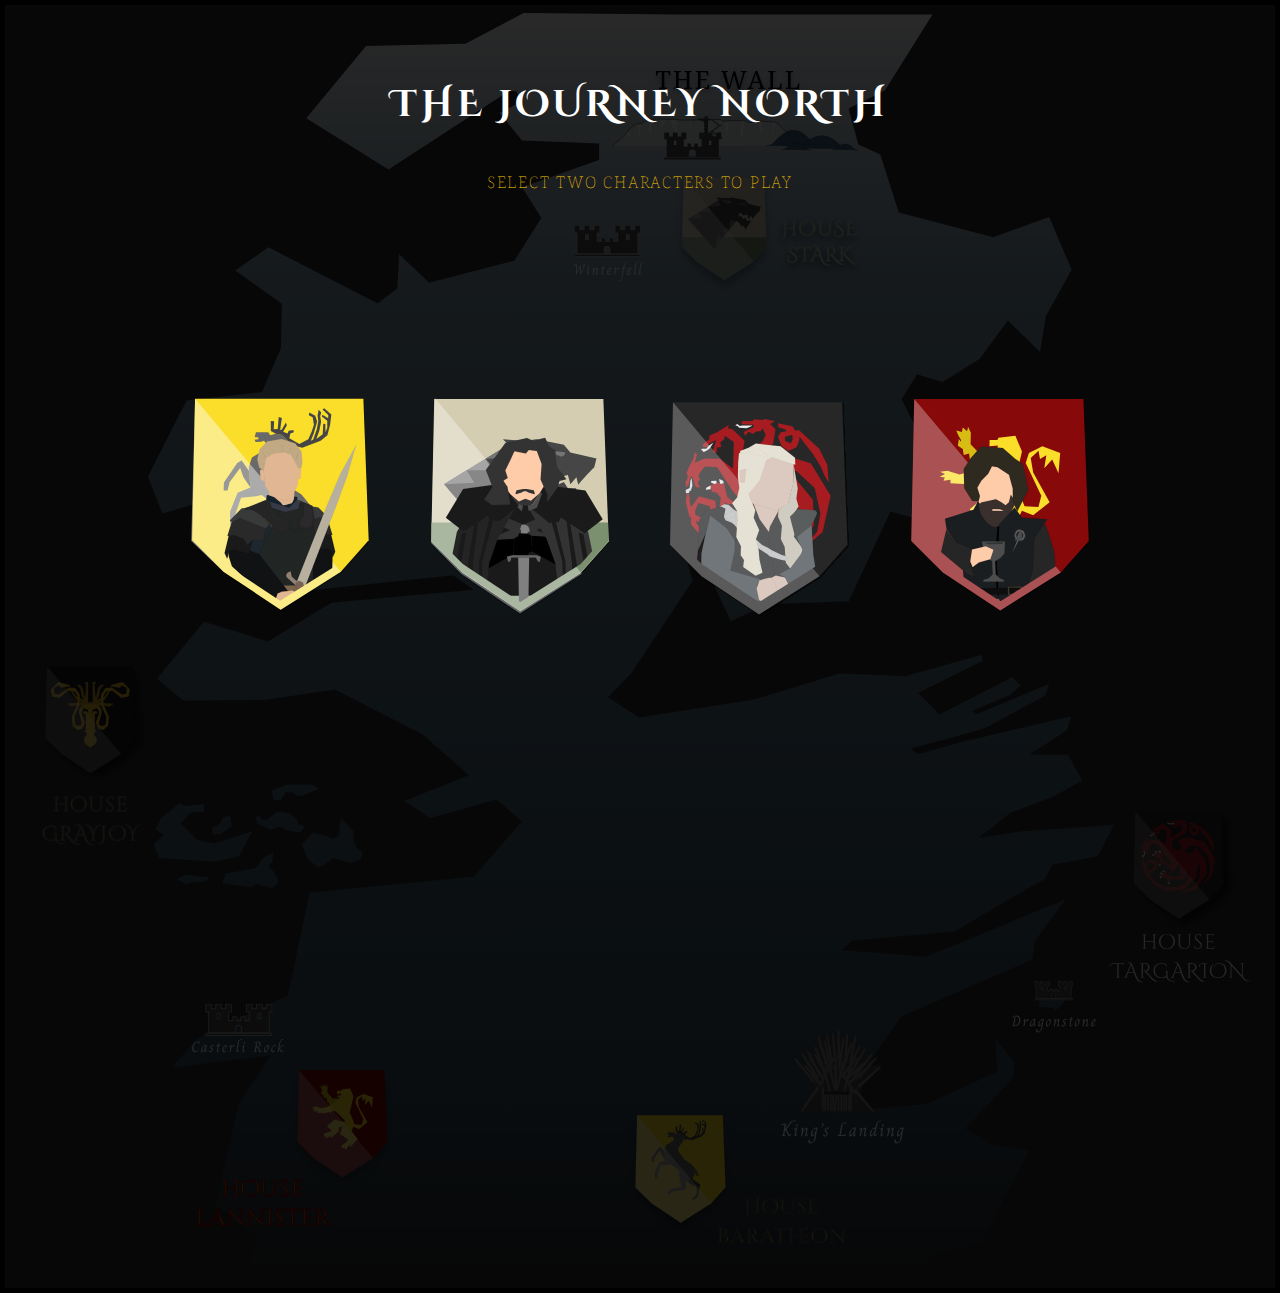
<file: index.html>
<!DOCTYPE html>
<html>
<head>
    <meta charset="utf-8" />
    <meta http-equiv="X-UA-Compatible" content="IE=edge">
    <title>Select Character</title>
    <meta name="viewport" content="width=device-width, initial-scale=1">
    <link rel="stylesheet" href="../index.css">
    <link href="https://fonts.googleapis.com/css?family=Cinzel+Decorative" rel="stylesheet">
    <link href="https://fonts.googleapis.com/css?family=Cinzel+Decorative|Noto+Serif" rel="stylesheet">
</head>
<body>

    <img id="end-result-image" class="hide" src="/img/tmp/chracter select frame.png" alt="">
    
    <div class="main-container">

            <div class="background-img-conainer">
                <img src="/img/background-dark.svg" alt="" class="background-img">
            </div>

            <div class="content-section">
                <h1 class="game-title">THE JOURNEY NORTH</h1>
                
                <h3 class="player-instructions">
                    SELECT TWO CHARACTERS TO PLAY
                </h3>
                <h3 class="player-instructions" id="errorInstructions">
                    only select two characters
                </h3>

                <div class="play-button invisable" id="playButton">PLAY</div>

                <div class="shield-container">
                    <div class="shield-item" value="brian"><img src="img/brian in shild.svg" alt=""></div>
                    <div class="shield-item" value="jon"><img src="img/jon in shild.svg" alt=""></div>
                    <div class="shield-item" value="dineris"><img src="img/deneris in shild.svg" alt=""></div>
                    <div class="shield-item" value="tyrian"><img src="img/tirian in shild.svg" alt=""></div>
                </div>

                <div class="container-box invisable" id="informationBox">
                    
                    <div class="selected-chracter-info">
                        
                        <!-- name: "Jon Snow" -->
                        <label for="chracterName" id="chracterNameLabel">
                            <h3 id="chracterName" class="chracter-info__name">Jon Snow</h3>
                        </label> 
                        <!-- ancestralWeapons: ["Ice"] -->
                        <label for="ancestralWeapons">Ancestral Weapons: 
                            <h4 id="ancestralWeapons" class="chracter-info__weapon">Ice</h4>
                        </label> 
                        <!-- coatOfArms: "A running grey direwolf, on an ice-white field" -->
                        <label for="coatOfArms">Coat Of Arms: 
                            <h4 id="coatOfArms" class="chracter-info__coat-of-armas">A running grey direwolf, on an ice-white field</h4>
                        </label> 
                        <!-- house: "House Stark of Winterfell" -->
                        <label for="house">House: 
                            <h4 id="house" class="chracter-info__house">House Stark of Winterfell</h4>
                        </label> 
                        <!-- alias: "Lord Snow" -->
                        <label for="charcterAlias">Alias: 
                            <h4 id="charcterAlias" class="chracter-info__alias">Lord Snow</h4>
                        </label> 
                        <!-- stats: {name: "Jon Snow", ID: 583, modefiers: Array(0)} -->
                        <!-- title: "Lord Commander of the Night's Watch" -->
                        <label for="characterTitle">Title: 
                            <h4 id="characterTitle" class="chracter-info__title">Lord Commander of the Night's Watch</h4>
                        </label> 
                        <!-- words: Winter is Coming" -->
                        <label for="houseWords"> House Words:  
                            <h4 id="houseWords" class="chracter-info__words">Winter is Coming</h4>
                        </label>
                    </div>
                </div>
            
            </div>
    </div>
    

    


    <!-- API -->
    <!-- https://anapioficeandfire.com/. -->

    <!-- multiplayer -->
    <!-- https://socket.io/docs/ -->

  
    <script src="index.js"></script>
    </div>
</body>
</html>
</file>
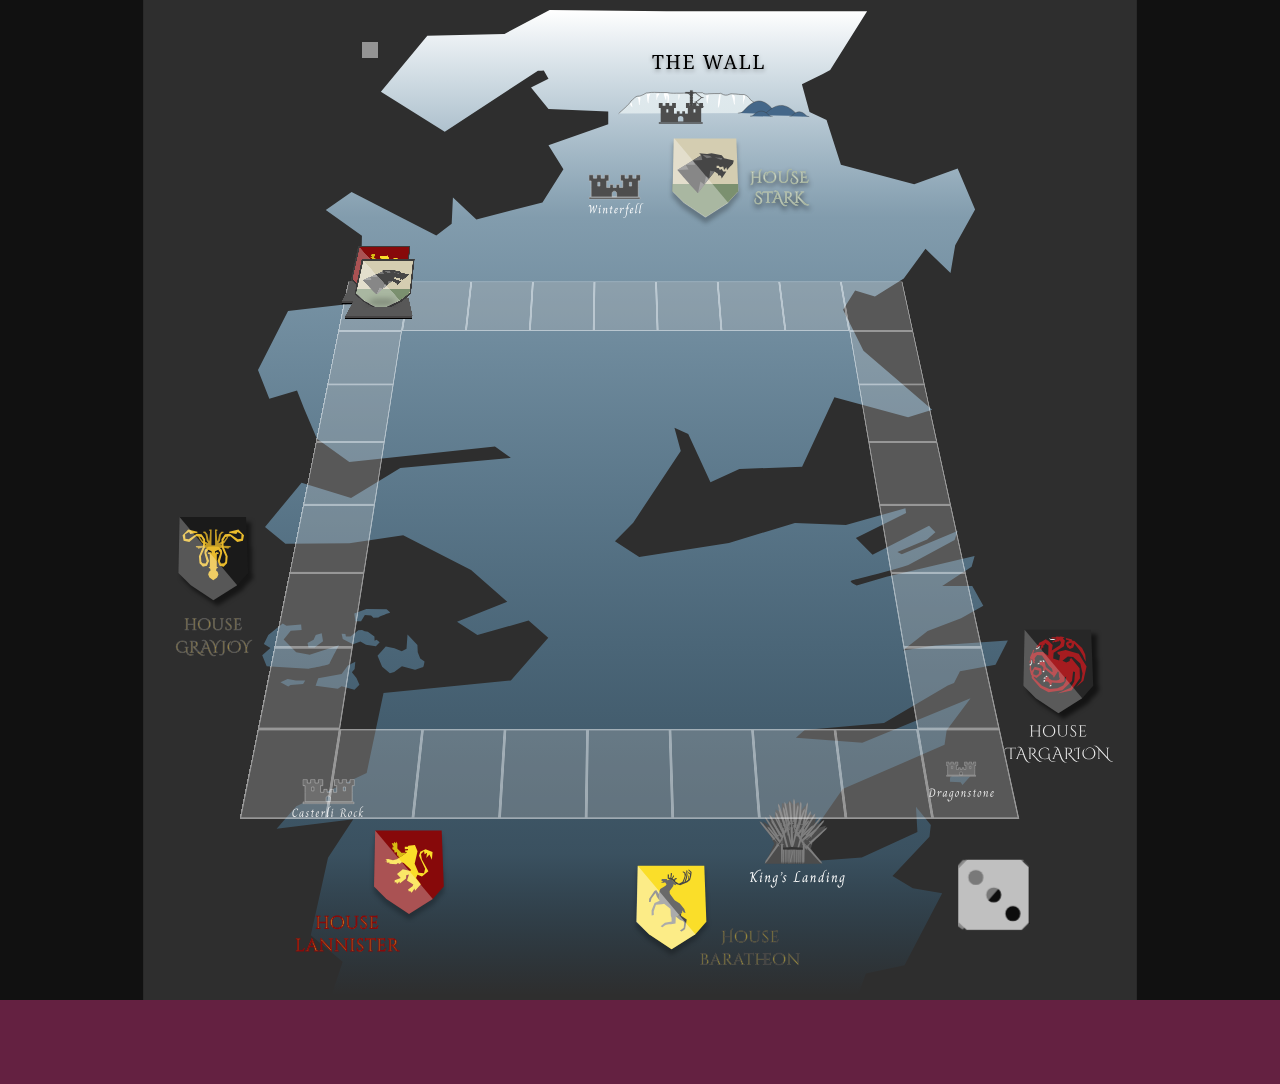
<file: board.html>
<!DOCTYPE html>
<html lang="en">
<head>
    <meta charset="UTF-8">
    <meta name="viewport" content="width=device-width, initial-scale=1.0">
    <meta http-equiv="X-UA-Compatible" content="ie=edge">
    <link rel="stylesheet" type="text/css" media="screen" href="board-style.css" />
    <title>Game Board</title>
    
</head>
<body>
    <img src="img/background.svg" alt="" id="backgroundImage">
    <div class="container">
    
    <div class="current-player" id="currentPlayerHTML"></div>

    
    <div class="board-container-positioning">

            <h3 class="player-instructions" id="errorInstructions">
                    CLICK ON DICE TO MOVE PLAYER
            </h3>

            
            <div class="board-container">
                    <div class="players" id="player1">
                        <div class="board-pice-posisioner">
                            <img src="img/board pice lion.svg" alt="" class="board-pice" id="player1Img">
                        </div>
                    </div>
                    <div class="players" id="player2">
                        <div class="board-pice-posisioner">
                            <img src="img/board pice Wolf.svg" alt="" class="board-pice" id="player2Img">
                        </div>
                    </div>
                    
                    

                    <ol class="top-tiles" id="topTiles">
                        <li class="tile" id="tileNr1">01</li>
                        <li class="tile" id="tileNr2">02</li>
                        <li class="tile" id="tileNr3">03</li>
                        <li class="tile" id="tileNr4">04</li>
                        <li class="tile" id="tileNr5">05</li>
                        <li class="tile" id="tileNr6">06</li>
                        <li class="tile" id="tileNr7">07</li>
                        <li class="tile" id="tileNr8">08</li>
                        <li class="tile" id="tileNr9">09</li>
                    </ol>
                    <ol class="right-tiles" id="rightTiles">
                        <li class="tile" id="tileNr10">10</li>
                        <li class="tile" id="tileNr11">11</li>
                        <li class="tile" id="tileNr12">12</li>
                        <li class="tile" id="tileNr13">13</li>
                        <li class="tile" id="tileNr14">14</li>
                        <li class="tile" id="tileNr15">15</li>
                    </ol>
                    <ol class="bottom-tiles" id="bottomTiles">
                        <li class="tile" id="tileNr16">16</li>
                        <li class="tile" id="tileNr17">17</li>
                        <li class="tile" id="tileNr18">18</li>
                        <li class="tile" id="tileNr19">19</li>
                        <li class="tile" id="tileNr20">20</li>
                        <li class="tile" id="tileNr21">21</li>
                        <li class="tile" id="tileNr22">22</li>
                        <li class="tile" id="tileNr23">23</li>
                        <li class="tile" id="tileNr24">24</li>
                    </ol>
                    <ol class="left-tiles" id="leftTiles">
                        <li class="tile" id="tileNr25">25</li>
                        <li class="tile" id="tileNr26">26</li>
                        <li class="tile" id="tileNr27">27</li>
                        <li class="tile" id="tileNr28">28</li>
                        <li class="tile" id="tileNr28">29</li>
                        <li class="tile" id="tileNr28">30</li>
                    </ol>
                </div>
                <div class="dice-grapics-container">
                        <img src="img/die3.svg" alt="" class="" id="grapicDiceBtn">
                </div>
    </div>

    </div>


    
    <div class="tile-card hide" id="tileCard">
        
        <!-- NOT IN USE -->
        <template>
            <h3 class="tile-card__name">Wolf</h3>
            <div class="tile-card__image-container"></div>
            <ul class="tile-card__stats-container">
                <li class="tile-card__stat stats__strength" id="tileCardStrenght">4</li>
                <li class="tile-card__stat stats__magic" id="tileCardMagic">2</li>
                <li class="tile-card__stat stats__life" id="tileCardLife">2</li>
            </ul>
        </template>

    </div>

    <div class="game-gui-container">
        <p class="player-turn-label" id="playerTurnLabel">turn</p>
        <h3 class="player-name-label" id="playerNameHTML">Gorgon</h3>
        <h2 class="dice-number-label hide" id="diceNumberLabel">0</h2>
        <button class="ui-action-btn role-dice-btn hide" id="diceButton">Role Dice</button>
        <button class="ui-action-btn attack-btn hide" id="AttackBtn">Attack</button>
        
        <div class="damage-info">
            <p class="hide damage-info__label enemy-damage-label" id="enemyDamageLabel">Enemy damage: 12</p>
            <p class="hide damage-info__label player-damage-label" id="playerDamageLabel">Player damage: 12</p>
        </div>

        <div class="character-overlay">
            <div class="character-overlay__stats-panel">
                <ul class="stats-container" id="statsContainer">
                    <li class="stat-item" id="playerStrength">
                        <p class="stat-item__number">0</p>
                        <p class="stat-item__label">Strength</p>
                    </li>
                    <li class="stat-item" id="playerMagic">
                        <p class="stat-item__number">0</p>
                        <p class="stat-item__label">Magic</p>
                    </li>
                    <li class="stat-item" id="playerExpiriance">
                        <p class="stat-item__number">0</p>
                        <p class="stat-item__label">Expiriance</p>
                    </li>
                    <li class="stat-item" id="playerGold">
                        <p class="stat-item__number">0</p>
                        <p class="stat-item__label">Gold</p>
                    </li>
                    <li class="stat-item" id="playerLife">
                        <p class="stat-item__number">0</p>
                        <p class="stat-item__label">Life</p>
                    </li>
                </ul>
            </div>
        </div>
    </div>

    <style>
        

    </style>
    <div id="informationDialog" class="hide anim-dialog-show anim-dialog-hide">
        <h2>Information</h2>
        <h4>Type</h4>
        <p>Ditailse Lorem ipsum dolor sit, amet consectetur adipisicing elit. Possimus, maiores?</p>
        <button>
            done
        </button>
    </div>


    <style>
        
    </style>
    <div id="tileDetialsCard">
        <h2>Title</h2>
        <h3>Action</h3>
    </div>

    <script> // --- Start Variables
        

        

    </script>
    <script src="utils.js"></script>
    <script src="boradSetup.js"></script>
    <script src="game.js"></script>

</body>
</html>
</file>
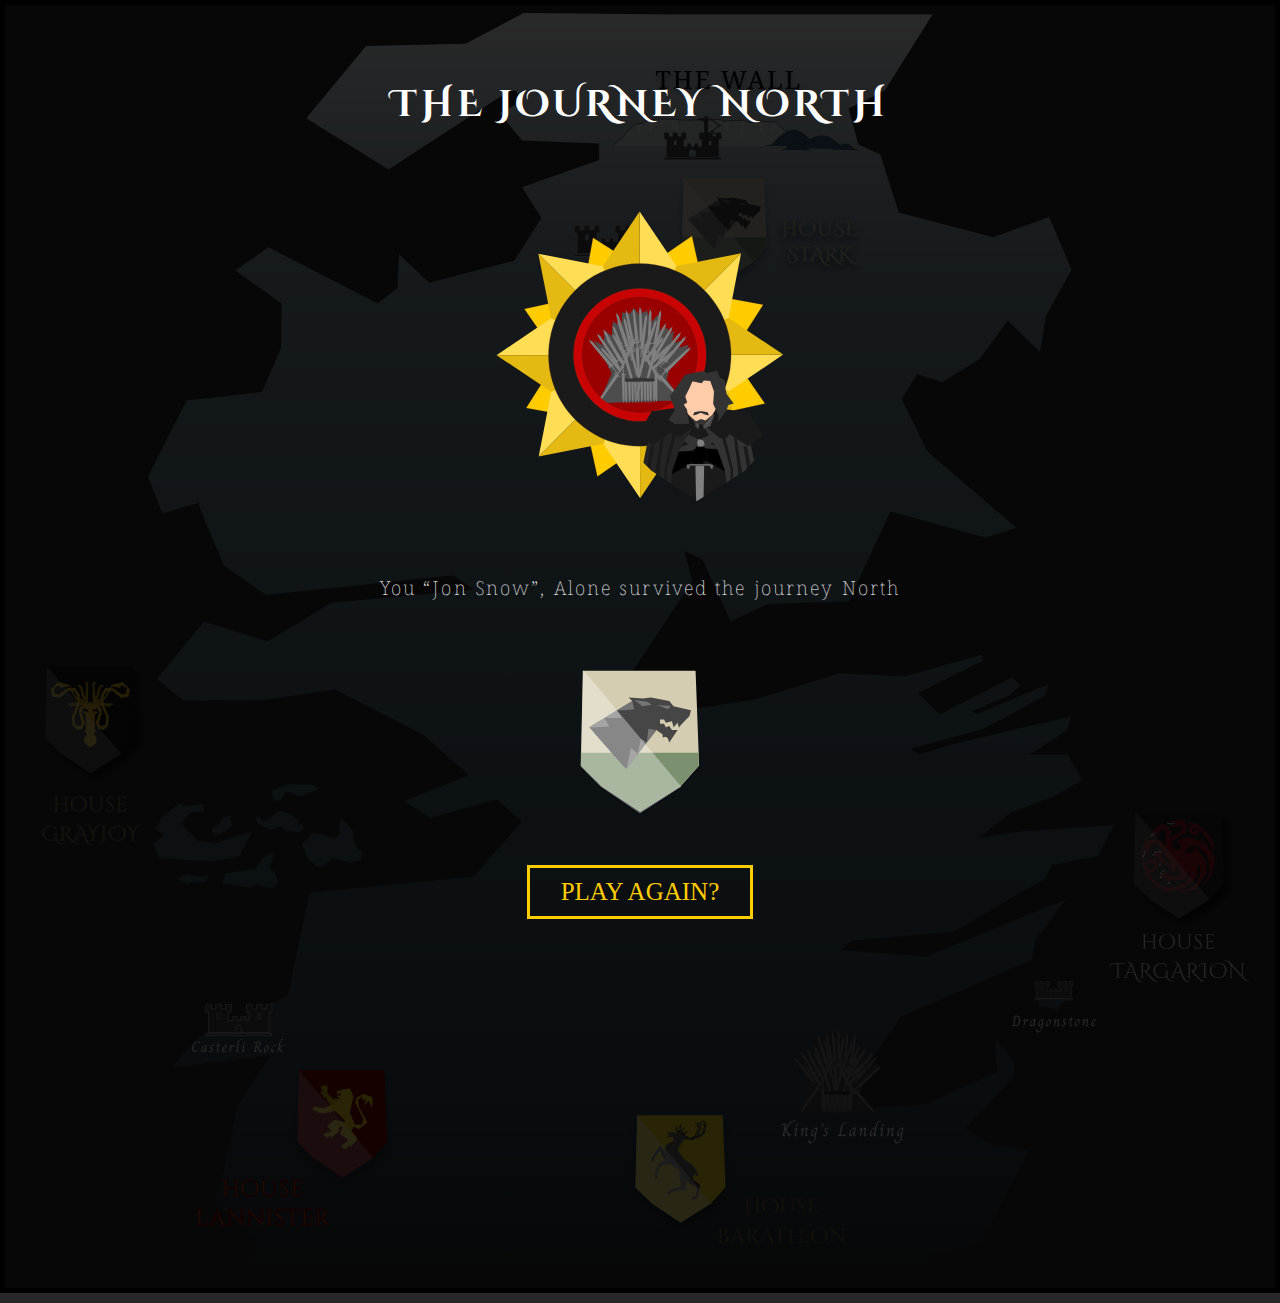
<file: end.html>
<!DOCTYPE html>
<html>
<head>
    <meta charset="utf-8" />
    <meta http-equiv="X-UA-Compatible" content="IE=edge">
    <title>Select Character</title>
    <meta name="viewport" content="width=device-width, initial-scale=1">
    <link rel="stylesheet" href="../end.css">
    <link href="https://fonts.googleapis.com/css?family=Cinzel+Decorative" rel="stylesheet">
    <link href="https://fonts.googleapis.com/css?family=Cinzel+Decorative|Noto+Serif" rel="stylesheet">
</head>
<body>

    <img id="end-result-image" class="hide" src="/img/tmp/chracter select frame.png" alt="">
    
    <div class="main-container">

            <div class="background-img-conainer">
                <img src="/img/background-dark.svg" alt="" class="background-img">
            </div>

            <div class="content-section">
                <h1 class="game-title">THE JOURNEY NORTH</h1>
                
                <img src="img/victory emblem jon.svg" alt="" class="victory-emblem" id="victoryEmblem">

                <h3 class="player-instructions" id="playerInstructions">
                    You “Jon Snow”, Alone survived the journey North
                </h3>
                
                <img src="img/Shild Wolf.svg" alt="" class="coat-of-arms" id="coatOfArms">

                <div class="play-button" id="playButton">PLAY AGAIN?</div>

                
                </div>
            
            </div>
    </div>
    

    


    <!-- API -->
    <!-- https://anapioficeandfire.com/. -->

    <!-- multiplayer -->
    <!-- https://socket.io/docs/ -->

  
    <!-- <script src="index.js"></script> -->
    </div>
    <script src="end.js"></script>


</body>
</html>
</file>
<file: index.css>
#end-result-image{
    position: absolute;
    width: 100%;
    transform: scale(1.5);
    opacity: 0.1;
    /* left: -400px;
    top: -700px; */
}
body{
    background: #272727;
    margin: 0;
    padding: 0;
}

.main-conatiner{
    display: grid;
    /* margin-top: 80px;  */
    align-self: center;
    /* grid-template-columns: 1fr 1fr 1fr; */
    /* min-width: 90%; */
    
}
.background-img-conainer{
    width: 100%
}
.background-img{
    position: absolute;
    overflow: hidden;
    max-height: 1350px;
    width: 100%;
    z-index: -1;
}

.content-section{
    /* margin-top: 80px; */
    display: grid;
    justify-content: center;
    align-content: center;
    text-align: center;
}


.game-title{
    font-family: Cinzel Decorative;
    font-size: 230%;
    margin-top: 80px;
    color: white;
    letter-spacing: 0.10em;
}
.player-instructions{
    color: #FFCC00;
    font-family: Noto Serif;
    font-weight: 100;
    letter-spacing: 0.11em;
    font-size: 100%;
}

.shield-container{
    /* min-width: 1000px; */
    /* max-width: 800px;  */
    margin-top: 5%;
    /* border: 2px solid red; */
    display: grid;
    grid-template-columns: 1fr 1fr 1fr 1fr;
    grid-gap: 60px;
    padding: 40px;
    margin-bottom: 100px;
    justify-items: center;
    max-height: 400px;
}
.shield-item{
}
.shield-item img{
    width: 180px;
    /* width: 100%; */
    /* height: 200px; */
    transition: 0.5s;
    cursor: pointer;
}
.shield-item img:hover{
    opacity: 0.5;
}
.shild-item-focus img{
    width: 220px;
    /* border: solid yellow 3px; */
    /* width: 120%; */
    /* padding: 40px; */
    /* height: 300px; */
}
.shield-item:nth-child(1) img{
    /* border: solid 3px blue; */
}
#errorInstructions{
    margin-top: 0;
    opacity: 0;
}

.warning{
    animation: showThenGo 5s;
    color: rgb(255, 94, 0);
}

@keyframes showThenGo{
    1%  {opacity: 0;}
    5%  {opacity: 1;}
    90% {opacity: 1;}
    100%{opacity: 0;}
}
.play-button{
    display: grid;
    justify-self: center;
    color: #FFCC00;
    font-size: 25px;
    border: 3px solid #FFCC00;
    padding: 10px;
    cursor: pointer;
    width: 100px;
    transition: 0.3s;
    opacity: 1;
}
.play-button:hover{
    background: rgba(255, 255, 255, 0.151);
}

.invisable{
    opacity: 0;
    cursor: default;
}



.container-box{
    position: absolute;
    display: grid;
    background: #272727;
    border: solid 5px #FFCC00;
    /* width: 100%; */
    bottom: 100px;
    padding: 30px;

    /* height: 100px;
    width: 100px; */
    position: absolute;
    left: 50%;
    margin-left: -50px;
    /* top: 50%; */
    /* margin-top: -50px; */
    padding: 20px;
    transition: 0.3s;
    /* opacity: 1; */
}

.selected-chracter-info{
    color: white;
    display: grid;
    grid-template-columns: 1fr;
    grid-row-gap: 10px;
}
.selected-chracter-info label {
    display: flex;
    /* justify-self: center; */
    /* justify-self: center; */
    /* padding-left: 30%;  */
    color: rgb(180, 180, 180);
}
.selected-chracter-info label h4{
    color: white;
    margin: 0;
    padding: 0;
    padding-left: 10px; 
}
.selected-chracter-info label h3{
    color: white;
}
#chracterName{
    /* text-align: center; */

}
#chracterNameLabel{
    justify-self: center;
}



.hide{
    display: none;
}
</file>
<file: board-style.css>
body{
    margin: 0;
    padding: 0;
    /* min-height: 100vh; */
    display: grid;
    /* border: solid black 13px; */
    background: #111;
    /* transform: scale(.4); */
    /* transform: scale(0.7); */
    /* position: absolute; */
    /* top: -200px;
    left: -250px; */

}

.container{
    display: flex;
    /* align-self: center; */
    justify-self: center;
    /* top: -100px; */
}

#backgroundImage{

    position: absolute;
    overflow: hidden;
    max-height: 1000px;
    width: 100%;
    z-index: -1;
}


.dice-grapics-container{
    position: relative;
    opacity: 0.7;
    bottom: -110px;
    right: -101%;
    /* top: 400px;
    left: 100px; */
    cursor: pointer;
}
.dice-grapics-container img{
    width: 120px;
}

.dice-roll-anim{
    animation: 1s roll;
}

@keyframes roll{
    0%  {transform: rotate(0deg)}
    100% {transform: rotate(3395deg)}

}

.top-tiles{
    display: flex;
}
.bottom-tiles{
    display: flex;
    flex-direction: row-reverse;
}
.left-tiles{
    display: flex;
    flex-direction: column-reverse;
}
.tile{
    text-indent: 9999px;
    opacity: 0.5;
    position: relative;
    width: 116px;
    height: 116px;
    background: rgba(192, 192, 192, 0.582);
    border: solid rgba(255, 255, 255, 0.527);
    list-style: none;
    color: white;
    font-size: 40px;
    text-align: center;
}
.top-tiles      {grid-area: top;}
.bottom-tiles   {grid-area: bot;}
.right-tiles    {grid-area: rig;}
.left-tiles     {grid-area: lef;}

.top-tiles > .tile {border: rgb(255, 255, 255) solid 2px;}
.bottom-tiles > .tile {border: rgb(255, 255, 255) solid 2px;}
.right-tiles > .tile {border: rgb(255, 255, 255) solid 2px;}
.left-tiles > .tile {border: rgb(255, 255, 255) solid 2px;}

/* .top-tiles > .tile {border: salmon solid 2px;}
.bottom-tiles > .tile {border: seagreen solid 2px;}
.right-tiles > .tile {border: royalblue solid 2px;}
.left-tiles > .tile {border: rebeccapurple solid 2px;} */

.left-tiles {justify-self: end;}

ol{
    margin: 0;
}

.board-container{
    /* opacity: 0.4; */
    display: grid;
    row-gap: 0;
    column-gap: 0;
    grid-template-areas: 
        "top top top"
        "lef . rig"
        "bot bot bot";
        
    transform: perspective(1200px) rotateX(25deg);
}
.board-container-positioning{
    position: relative;
    left: -25px;
    transform: scale(0.6);
}


.players{
    height: 116px;
    width: 116px;
    color: white;
    float: left;
    position: relative;
    top: 0;
    left: 0;
    z-index: 10;
    font-size: 50px;
    text-align: center;
}

#player1{
    /* background: rgba(40, 212, 97, 0.514); */
    position: absolute;
}
#player2{
    /* background: rgba(182, 211, 17, 0.507); */
    position: absolute;
    top: 0;
    left: 240px;
}


.board-pice-posisioner{
    transform: scale(0.25);
    position: relative;
    top: -320px;
    left: -50px;
}
.board-pice{
    box-shadow: 0 14px 2px -2px rgb(0, 0, 0);
    transform: rotateX(-10deg);
}

#player2Img{
    display: grid;
    position: relative;
    top: 160px;
    left: 50px;
    /* background: rgba(231, 37, 37, 0.445); */
}


/* ______________________________________________________ */





.game-gui-container{
    position: fixed;
    width: 160%;
    height: 600px;
    background: rgba(41, 0, 221, 0.404);
    bottom: -700px;
    left: -35%;

    display: grid;
    align-items: center;
    justify-items: center;
}

/* ------ UI-BTNS -------- */

.role-dice-btn{
    position: relative;
    top: -280px;
    width: 400px;
    height: 200px;
    font-size: 50px;
}
.attack-btn{
    width: 400px;
    height: 200px;
    font-size: 50px;
}

.hide{
    display: none!important;
}

.player-turn-label{
    font-size: 50px;
    color: white;
    justify-self: start;
    align-self: start;
    padding: 0 40px;
}
.player-turn-label::first-letter{ text-transform: capitalize;}

.player-name-label{
    font-size: 60px;
    color: white;
    position: fixed;
    top: 1120px;
    left: -350px;
    padding: 0 40px;
}
.player-name-label::first-letter{ text-transform: capitalize;}

.dice-number-label{
    position: absolute;
    top: -60px;
    font-size: 150px;
    color: white;
}

.damage-info{
    position: absolute;
    min-width: 300px;
    min-height: 100px;
    font-size: 60px;
    z-index: 99;
    margin: 0;
    color: white;
    left: 30px;
}

.damage-info__label{
    margin: 25px;
}








.tile-card{
    position: absolute;
    align-self: center;
    justify-self: center;
    width: 650px;
    height: 900px;
    background: rgba(155, 89, 28, 0.801);
    right: 160px;
}
.tile-card--anim-appear{
    animation: show-card 0.1s;
}
@keyframes show-card{
    from{
        transform: scale(0);
    }
    to{
        transform: scale(1);
    }
}
.tile-card__name{
    color: white;
    font-size: 50px;
    padding: 0 30px;
    margin: 20px 0;
}
.tile-card__image-container{
    min-width: 80%;
    height: 500px;
    margin: 0 50px;
    background: rgba(255, 255, 255, 0.459);
}
.tile-card__stats-container{
    position: relative;
    display: flex;
    color: white;
    font-size: 70px;
    list-style: none;
    bottom: -50px;
    left: 270px;
}
.tile-card__stat{
    display: grid;
    padding: 35px;
    margin: 10px;
    height: 70px;
    width: 70px;
    justify-content: center;
    align-content: center;
    background: rgba(82, 82, 202, 0.705);
    border-radius: 100%;
}
.stats__strength{
    background: rgb(255, 235, 55);
    color: #444;
}
.stats__life{
    background: rgb(255, 55, 88);
    color: rgb(7, 7, 7);
}
.stats__magic{
    background: rgb(161, 62, 161);
    color: white;
}





/* ______________________________________________________ */




.ui-action-btn{
    z-index: 999;
}


.character-overlay{
    position: fixed;
    width: 160%;
    height: 600px;
    background: rgba(209, 70, 15, 0.404);
    bottom: -700px;
    left: -35%;

    display: grid;
    align-items: center;
    justify-items: center;
}
.stats-container{
    font-family: Arial, Helvetica, sans-serif;
    color: white;
    font-size: 50px;
    list-style: none;
    display: flex;
    text-align: center;
    position: relative;
    top: 200px;
}
.stat-item{
    padding: 30px;
    margin: 0 20px;
    min-width: 200px;
    height: 120px;
    text-align: center; 
    border: solid 3px #ddd;
}
.stat-item:first-child{
    margin-left: -10px;
}
.stat-item__number{
    padding: 0;
    margin: 0;
}
.stat-item__label{
    padding: 0;
    margin: 10px;
}


#informationDialog{
    display: grid;
    justify-self: center;
    position: absolute;
    right: 100px;
    width: 400px;
    height: 550px;
    padding: 60px;
    margin: 160px;
    background: rgba(90, 99, 150, 0.699);
    border: rgb(255, 255, 255) 3px solid;
    color: rgb(255, 255, 255);
    font-size: 45px;
    text-align: center;
    /* width: 100%; */
}
#informationDialog h2{
    display: none;
    margin: 0;
    padding: 0;
}
#informationDialog p{

    font-size: 50px;
}
#informationDialog button{
    font-size: 50px;
}

.anim-dialog-show{
    animation: anim-dialog-show 0.5s 1 forwards; 
}

@keyframes anim-dialog-show{
    0%{
        transform: scale(0);
        opacity: 0;
    }
    100%{
        transform: scale(0.5);
        opacity: 1;
    }
}

.anim-dialog-hide{
    animation: anim-dialog-hide 1s 1 forwards; 
}

@keyframes anim-dialog-hide{
    0%{
        transform: scale(0.5);
        opacity: 1;
    }
    100%{
        transform: scale(0);
        opacity: 0;
    }
}



#errorInstructions{
    width: 100%;
    text-align: center;
    position: absolute;
    top: 300px;
    display: grid;
    justify-self: center;
    margin-top: 0;
    opacity: 0;
}

.warning{
    animation: showThenGo 5s;
    color: rgb(255, 94, 0);
}

@keyframes showThenGo{
    1%  {opacity: 0;}
    5%  {opacity: 1;}
    90% {opacity: 1;}
    100%{opacity: 0;}
}

.player-instructions{
    color: rgb(255, 255, 255);
    font-family: Noto Serif;
    font-weight: 600;
    letter-spacing: 0.11em;
    font-size: 30px;
}

#tileDetialsCard{
    display: none;
    position: absolute;
    color: rgb(145, 99, 99);
    transform: scale(3);
    bottom: 140px;
    left: -100px;
    text-align: center;
}

.current-player{
    transform: scale(0.8);
    opacity: 0.9;
    position: absolute;
    top: 40px;
    left: 360px;
    color: rgb(20, 20, 20);
    background: rgb(161, 161, 161);
    text-align: center;
    padding: 10px;
}    
.current-player img{
    width: 80px;
}
.current-player h4{
    margin: 5px;
}
</file>
<file: end.css>
#end-result-image{
    position: absolute;
    width: 100%;
    transform: scale(1.5);
    opacity: 0.1;
    /* left: -400px;
    top: -700px; */
}
body{
    background: #272727;
    margin: 0;
    padding: 0;
    padding-bottom: 30%;
}

.main-conatiner{
    display: grid;
    /* margin-top: 80px;  */
    align-self: center;
    /* grid-template-columns: 1fr 1fr 1fr; */
    /* min-width: 90%; */
    
}
.background-img-conainer{
    width: 100%
}
.background-img{
    position: absolute;
    overflow: hidden;
    max-height: 1350px;
    width: 100%;
    z-index: -1;
}

.content-section{
    /* margin-top: 80px; */
    display: grid;
    justify-content: center;
    align-content: center;
    text-align: center;
}


.game-title{
    font-family: Cinzel Decorative;
    font-size: 230%;
    margin-top: 80px;
    color: white;
    letter-spacing: 0.10em;
}
.player-instructions{
    color: rgb(255, 255, 255);
    font-family: Noto Serif;
    font-weight: 100;
    letter-spacing: 0.11em;
    font-size: 1.2em;
}

.shield-container{
    /* min-width: 1000px; */
    /* max-width: 800px;  */
    margin-top: 5%;
    /* border: 2px solid red; */
    display: grid;
    grid-template-columns: 1fr 1fr 1fr 1fr;
    grid-gap: 60px;
    padding: 40px;
    margin-bottom: 100px;
    justify-items: center;
    max-height: 400px;
}
.shield-item{
}
.shield-item img{
    width: 180px;
    /* width: 100%; */
    /* height: 200px; */
    transition: 0.5s;
    cursor: pointer;
}
.shield-item img:hover{
    opacity: 0.5;
}
.shild-item-focus img{
    width: 220px;
    /* border: solid yellow 3px; */
    /* width: 120%; */
    /* padding: 40px; */
    /* height: 300px; */
}
.shield-item:nth-child(1) img{
    /* border: solid 3px blue; */
}
#errorInstructions{
    margin-top: 0;
    opacity: 0;
}

.warning{
    animation: showThenGo 5s;
    color: rgb(255, 94, 0);
}

@keyframes showThenGo{
    1%  {opacity: 0;}
    5%  {opacity: 1;}
    90% {opacity: 1;}
    100%{opacity: 0;}
}

.coat-of-arms{
    display: grid;
    justify-self: center;
    width: 120px;
    padding: 50px;
}


.play-button{
    display: grid;
    justify-self: center;
    color: #FFCC00;
    font-size: 25px;
    border: 3px solid #FFCC00;
    padding: 10px;
    cursor: pointer;
    width: 200px;
    transition: 0.3s;
    opacity: 1;
}
.play-button:hover{
    background: rgba(255, 255, 255, 0.151);
}

.invisable{
    opacity: 0;
    cursor: default;
}


.victory-emblem{
    display: grid;
    justify-self: center;
    width: 400px;
}



.hide{
    display: none;
}
</file>
